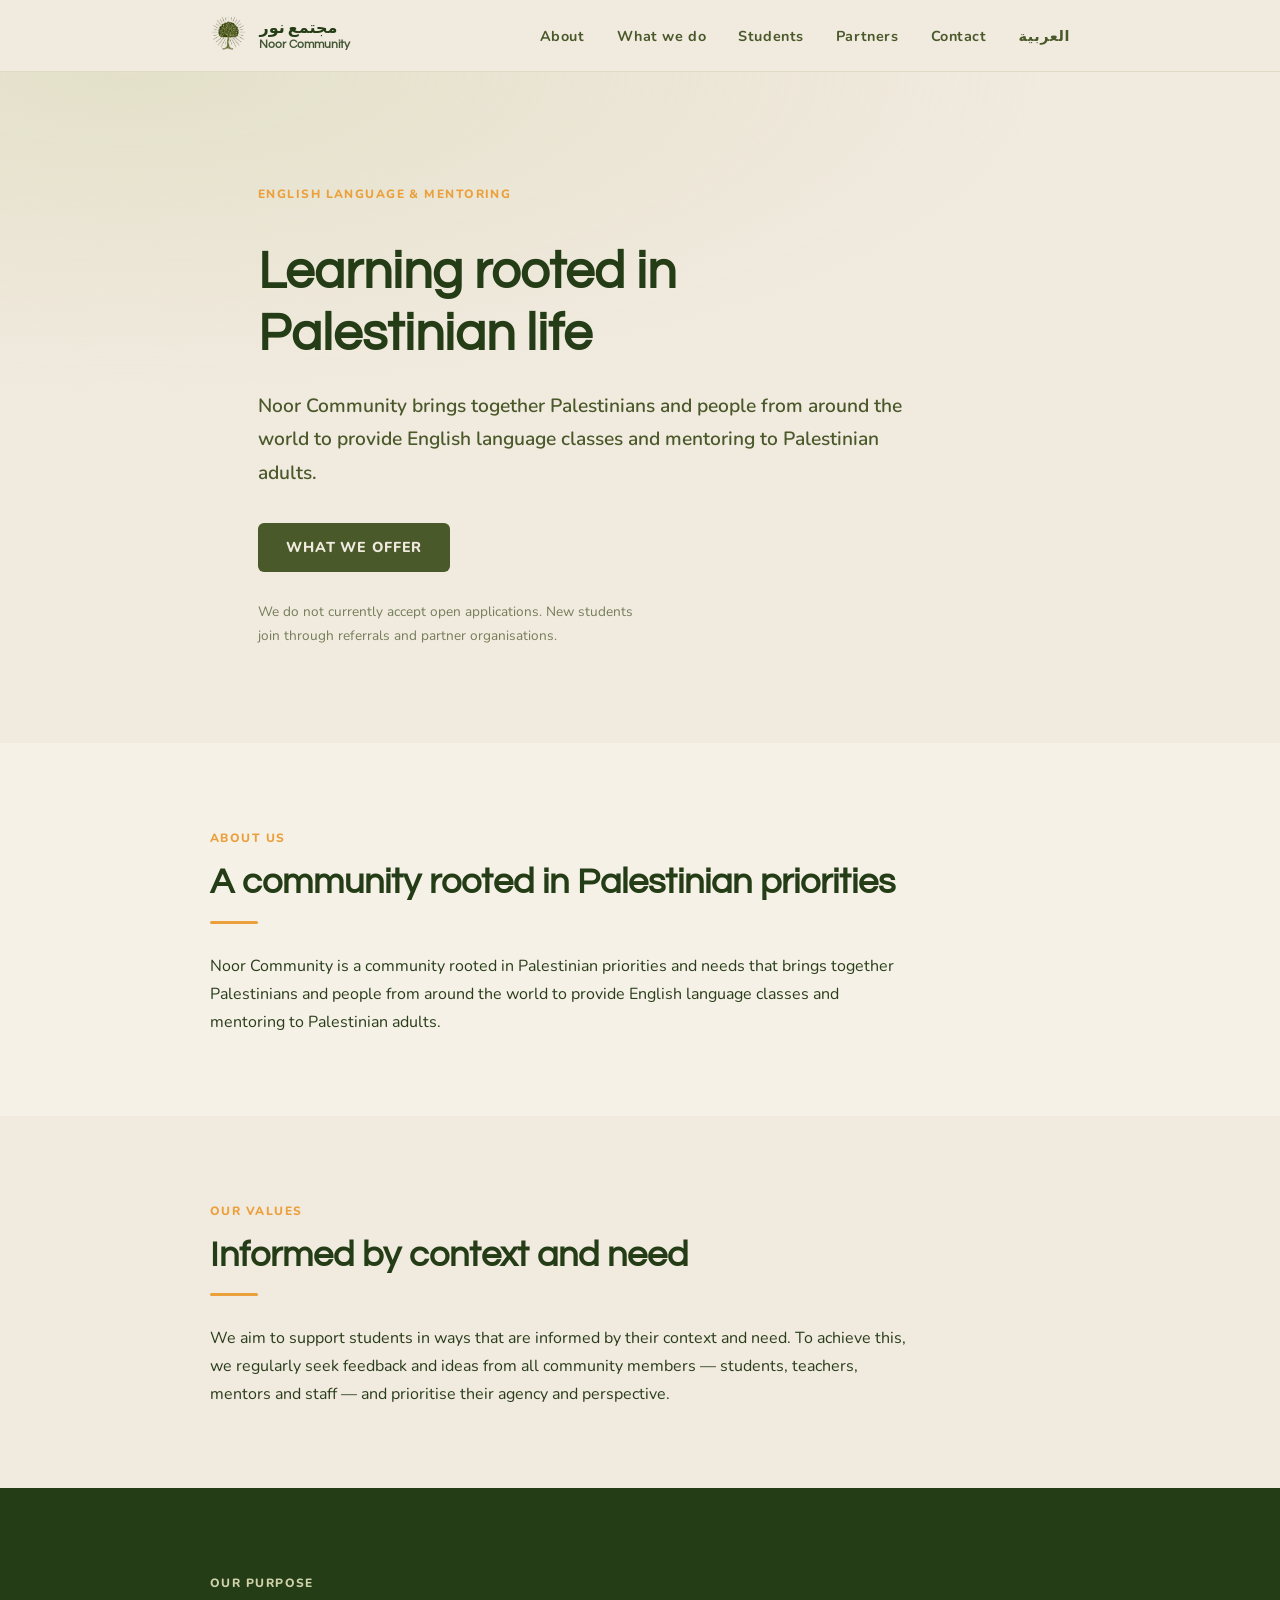
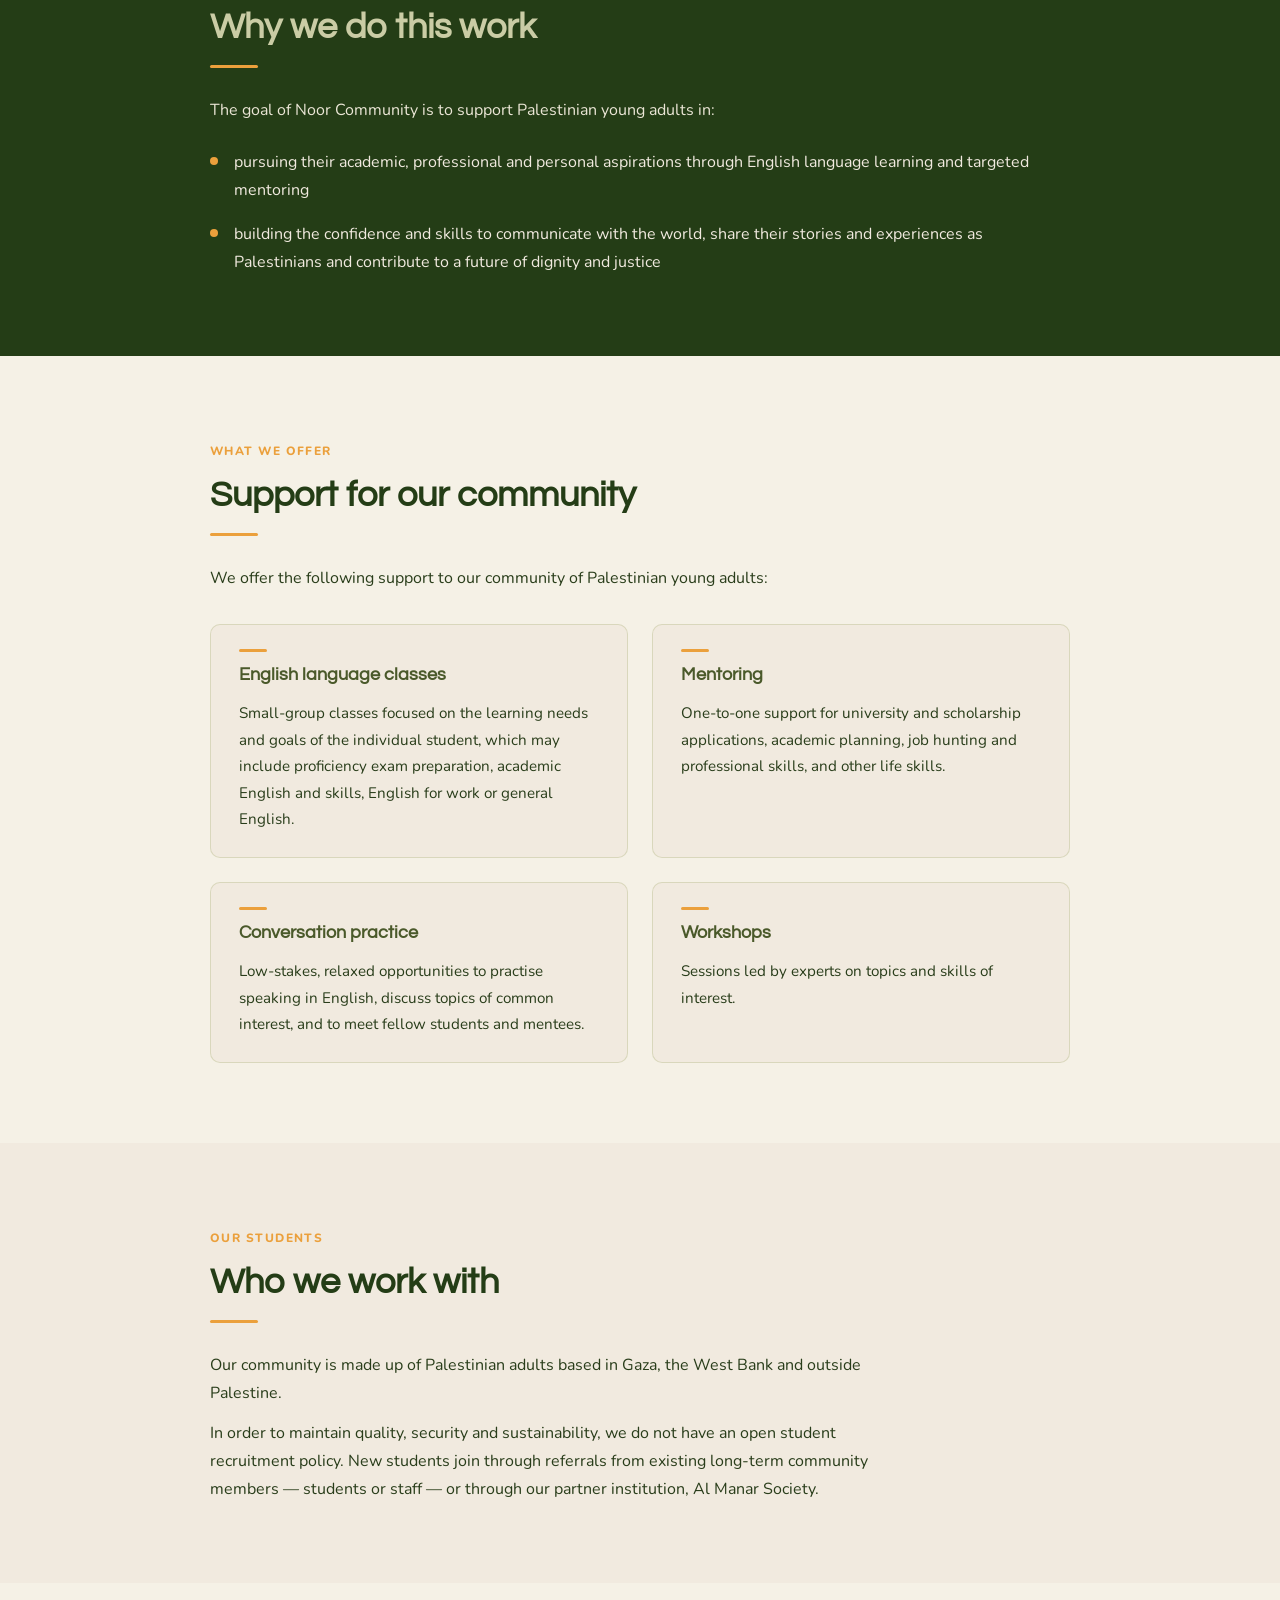
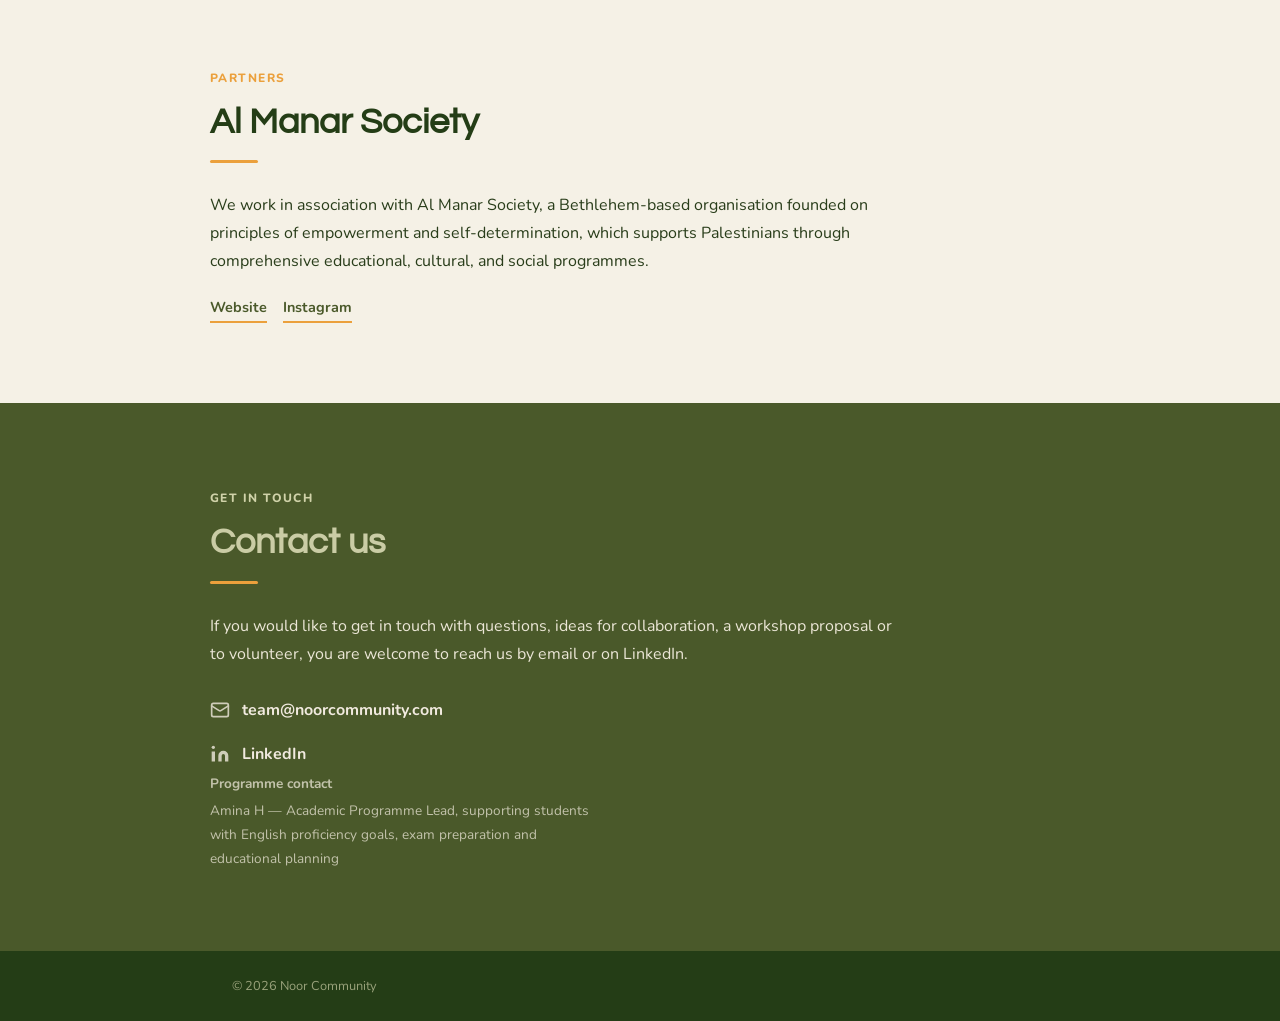
<file: index.html>
<!DOCTYPE html>
<html lang="en">
<head>
  <meta charset="UTF-8" />
  <meta name="viewport" content="width=device-width, initial-scale=1.0" />
  <title>Noor Community</title>
  <link rel="preconnect" href="https://fonts.googleapis.com" />
  <link rel="preconnect" href="https://fonts.gstatic.com" crossorigin />
  <link href="https://fonts.googleapis.com/css2?family=Questrial&family=Nunito:wght@400;600;700;800&display=swap" rel="stylesheet" />
  <link rel="stylesheet" href="style.css">
</head>
<body>

  <!-- Navigation -->
  <nav class="site-nav" aria-label="Main navigation">
    <div class="nav-inner">
      <a href="#home" class="nav-brand">
        <img src="assets/nlg.png" alt="Noor Community" />

        <span class="brand-text">
          <span class="brand-ar">مجتمع نور</span>
          <span class="brand-en">Noor Community</span>
        </span>
      </a>
      <button class="nav-toggle" aria-expanded="false" aria-controls="nav-menu" aria-label="Toggle menu">
        <span></span><span></span><span></span>
      </button>
      <ul class="nav-links" id="nav-menu">
        <li><a href="#about">About</a></li>
        <li><a href="#what-we-do">What we do</a></li>
        <li><a href="#our-students">Students</a></li>
        <li><a href="#partners">Partners</a></li>
        <li><a href="#contact">Contact</a></li>
        <li><a href="ar/">العربية</a></li>
      </ul>
    </div>
  </nav>

  <!-- Hero -->
  <section id="home" aria-labelledby="hero-heading">
    <div class="hero-inner">
      <span class="eyebrow">English language &amp; mentoring</span>
      <h1 id="hero-heading">Learning rooted in Palestinian life</h1>
      <p class="hero-tagline">
        Noor Community brings together Palestinians and people from around the world
        to provide English language classes and mentoring to Palestinian adults.
      </p>
      <a href="#what-we-do" class="hero-cta">What we offer</a>
      <p class="hero-note">We do not currently accept open applications. New students join through referrals and partner organisations.</p>
    </div>
  </section>

  <!-- About -->
  <section id="about" class="section" aria-labelledby="about-heading">
    <div class="inner reveal">
      <span class="eyebrow">About us</span>
      <h2 id="about-heading">A community rooted in Palestinian priorities</h2>
      <div class="divider"></div>
      <p>
        Noor Community is a community rooted in Palestinian priorities and needs that brings
        together Palestinians and people from around the world to provide English language
        classes and mentoring to Palestinian adults.
      </p>
    </div>
  </section>

  <!-- Values -->
  <section id="values" class="section" aria-labelledby="values-heading">
    <div class="inner reveal">
      <span class="eyebrow">Our values</span>
      <h2 id="values-heading">Informed by context and need</h2>
      <div class="divider"></div>
      <p>
        We aim to support students in ways that are informed by their context and need.
        To achieve this, we regularly seek feedback and ideas from all community members —
        students, teachers, mentors and staff — and prioritise their agency and perspective.
      </p>
    </div>
  </section>

  <!-- Purpose -->
  <section id="purpose" class="section" aria-labelledby="purpose-heading">
    <div class="inner reveal">
      <span class="eyebrow">Our purpose</span>
      <h2 id="purpose-heading">Why we do this work</h2>
      <div class="divider"></div>
      <p>The goal of Noor Community is to support Palestinian young adults in:</p>
      <ul>
        <li>pursuing their academic, professional and personal aspirations through English language learning and targeted mentoring</li>
        <li>building the confidence and skills to communicate with the world, share their stories and experiences as Palestinians and contribute to a future of dignity and justice</li>
      </ul>
    </div>
  </section>

  <!-- What we do -->
  <section id="what-we-do" class="section" aria-labelledby="offerings-heading">
    <div class="inner">
      <div class="reveal">
        <span class="eyebrow">What we offer</span>
        <h2 id="offerings-heading">Support for our community</h2>
        <div class="divider"></div>
        <p>We offer the following support to our community of Palestinian young adults:</p>
      </div>
      <div class="offerings">
        <div class="offering-card reveal">
          <div class="offering-marker"></div>
          <h3>English language classes</h3>
          <p>Small-group classes focused on the learning needs and goals of the individual student, which may include proficiency exam preparation, academic English and skills, English for work or general English.</p>
        </div>
        <div class="offering-card reveal">
          <div class="offering-marker"></div>
          <h3>Mentoring</h3>
          <p>One-to-one support for university and scholarship applications, academic planning, job hunting and professional skills, and other life skills.</p>
        </div>
        <div class="offering-card reveal">
          <div class="offering-marker"></div>
          <h3>Conversation practice</h3>
          <p>Low-stakes, relaxed opportunities to practise speaking in English, discuss topics of common interest, and to meet fellow students and mentees.</p>
        </div>
        <div class="offering-card reveal">
          <div class="offering-marker"></div>
          <h3>Workshops</h3>
          <p>Sessions led by experts on topics and skills of interest.</p>
        </div>
      </div>
    </div>
  </section>

  <!-- Our students -->
  <section id="our-students" class="section" aria-labelledby="students-heading">
    <div class="inner reveal">
      <span class="eyebrow">Our students</span>
      <h2 id="students-heading">Who we work with</h2>
      <div class="divider"></div>
      <p>
        Our community is made up of Palestinian adults based in Gaza, the West Bank and outside Palestine.
      </p>
      <p>
        In order to maintain quality, security and sustainability, we do not have an open student recruitment
        policy. New students join through referrals from existing long-term community members — students or
        staff — or through our partner institution, Al Manar Society.
      </p>
    </div>
  </section>

  <!-- Partners -->
  <section id="partners" class="section" aria-labelledby="partners-heading">
    <div class="inner reveal">
      <span class="eyebrow">Partners</span>
      <h2 id="partners-heading">Al Manar Society</h2>
      <div class="divider"></div>
      <div class="partner-block">
        <p>
          We work in association with Al Manar Society, a Bethlehem-based organisation founded on
          principles of empowerment and self-determination, which supports Palestinians through
          comprehensive educational, cultural, and social programmes.
        </p>
        <div class="partner-links">
          <a href="https://almanar-society.org/" target="_blank" rel="noopener noreferrer">Website</a>
          <a href="https://www.instagram.com/almanarsociety/" target="_blank" rel="noopener noreferrer">Instagram</a>
        </div>
      </div>
    </div>
  </section>

  <!-- Contact -->
  <section id="contact" class="section" aria-labelledby="contact-heading">
    <div class="inner reveal">
      <span class="eyebrow">Get in touch</span>
      <h2 id="contact-heading">Contact us</h2>
      <div class="divider"></div>
      <p>
        If you would like to get in touch with questions, ideas for collaboration,
        a workshop proposal or to volunteer, you are welcome to reach us by email or on LinkedIn.
      </p>
      <div class="contact-links">
        <a href="mailto:team@noorcommunity.com" class="contact-link">
          <svg width="20" height="20" viewBox="0 0 24 24" fill="none" stroke="currentColor" stroke-width="2" stroke-linecap="round" stroke-linejoin="round" aria-hidden="true">
            <rect x="2" y="4" width="20" height="16" rx="2"/>
            <path d="m22 7-8.97 5.7a1.94 1.94 0 0 1-2.06 0L2 7"/>
          </svg>
          team@noorcommunity.com
        </a>
        <a href="https://www.linkedin.com/company/106046250" target="_blank" rel="noopener noreferrer" class="contact-link">
          <svg width="20" height="20" viewBox="0 0 24 24" fill="currentColor" aria-hidden="true">
            <path d="M16 8a6 6 0 0 1 6 6v7h-4v-7a2 2 0 0 0-2-2 2 2 0 0 0-2 2v7h-4v-7a6 6 0 0 1 6-6z"/>
            <rect x="2" y="9" width="4" height="12"/>
            <circle cx="4" cy="4" r="2"/>
          </svg>
          LinkedIn
        </a>
      </div>
      <p class="hero-note"><strong>Programme contact</strong></p>
      <p class="hero-note">Amina H — Academic Programme Lead, supporting students with English proficiency goals, exam preparation and educational planning</p>
    </div>
  </section>

  <!-- Footer -->
  <footer class="site-footer">
    <p>© <span id="yr"></span> Noor Community</p>
  </footer>

  <script>
    // Year
    document.getElementById('yr').textContent = new Date().getFullYear();

    // Mobile nav toggle
    const toggle = document.querySelector('.nav-toggle');
    const menu = document.getElementById('nav-menu');
    toggle.addEventListener('click', () => {
      const open = menu.classList.toggle('open');
      toggle.setAttribute('aria-expanded', open);
    });
    // Close on link click
    menu.querySelectorAll('a').forEach(a => {
      a.addEventListener('click', () => {
        menu.classList.remove('open');
        toggle.setAttribute('aria-expanded', false);
      });
    });

    // Scroll reveal
    const observer = new IntersectionObserver(entries => {
      entries.forEach(e => {
        if (e.isIntersecting) {
          e.target.classList.add('visible');
          observer.unobserve(e.target);
        }
      });
    }, { threshold: 0.12 });
    document.querySelectorAll('.reveal').forEach(el => observer.observe(el));
  </script>

</body>
</html>
</file>
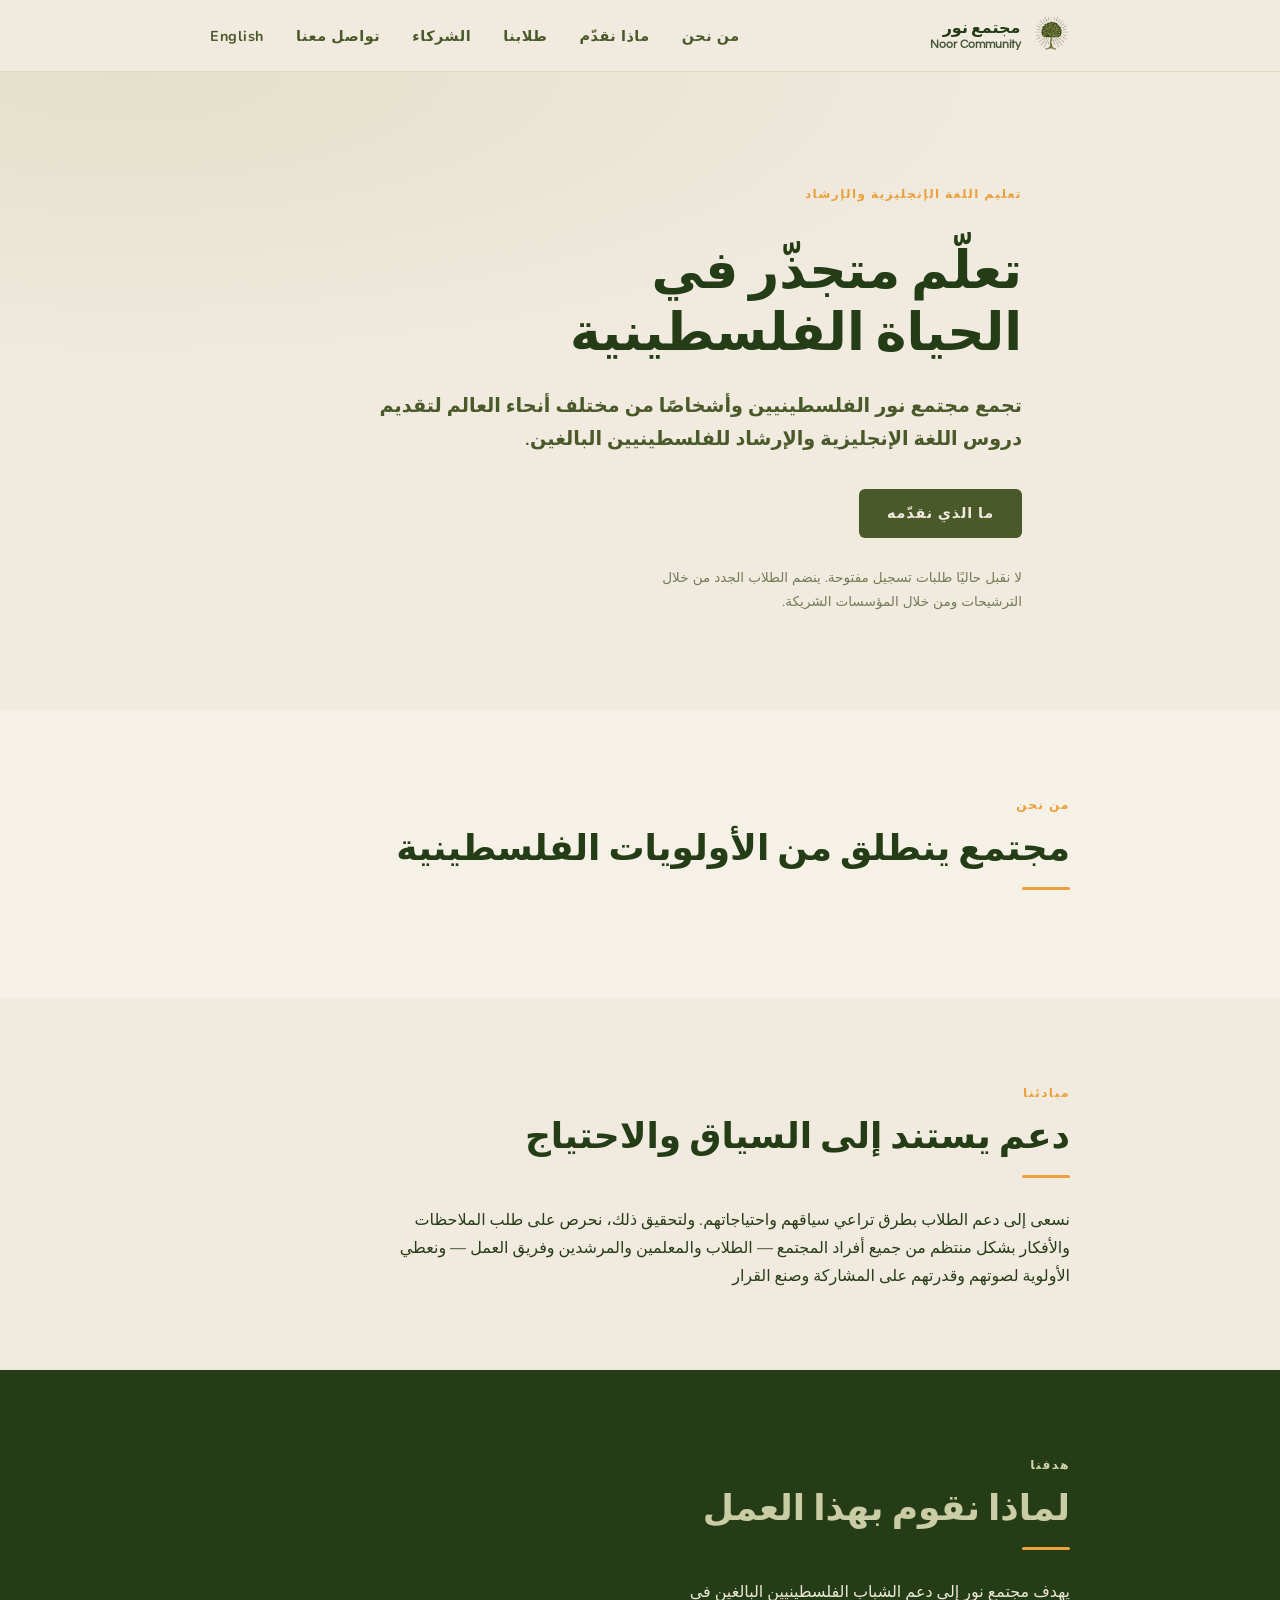
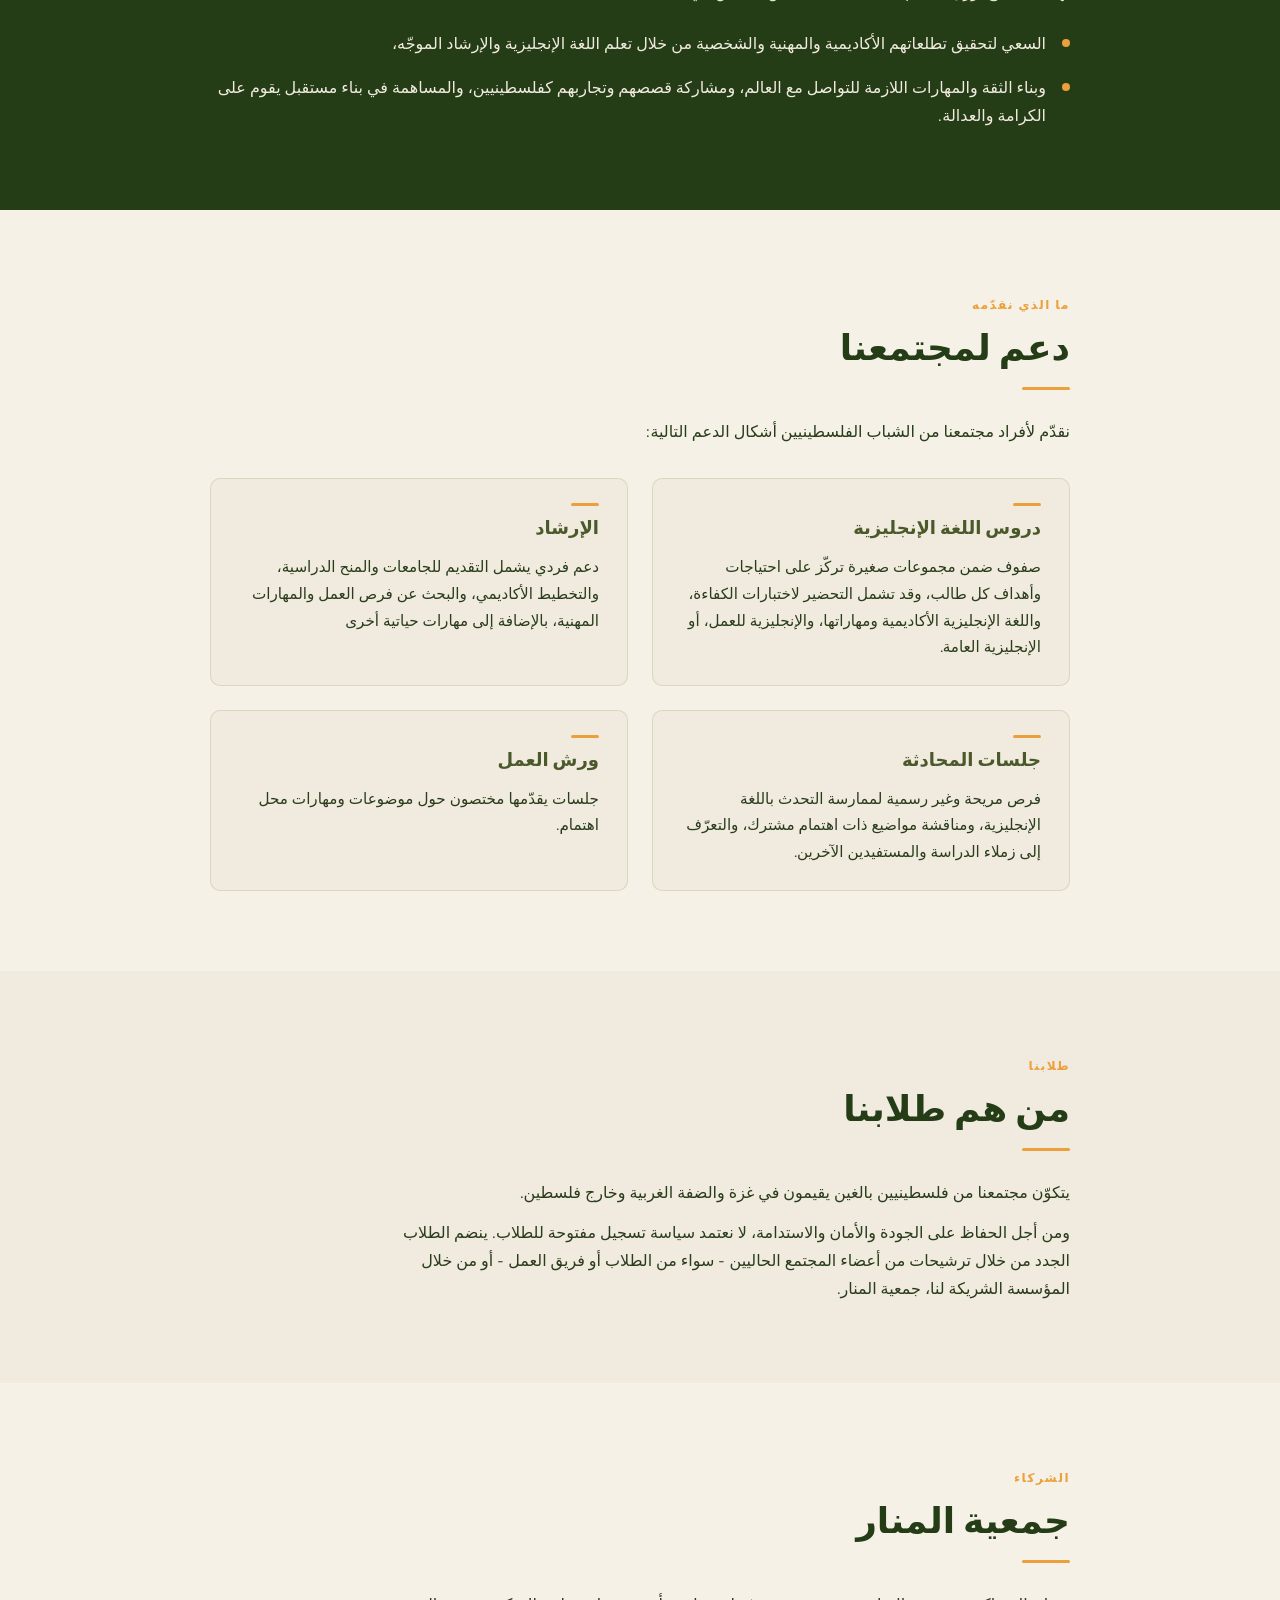
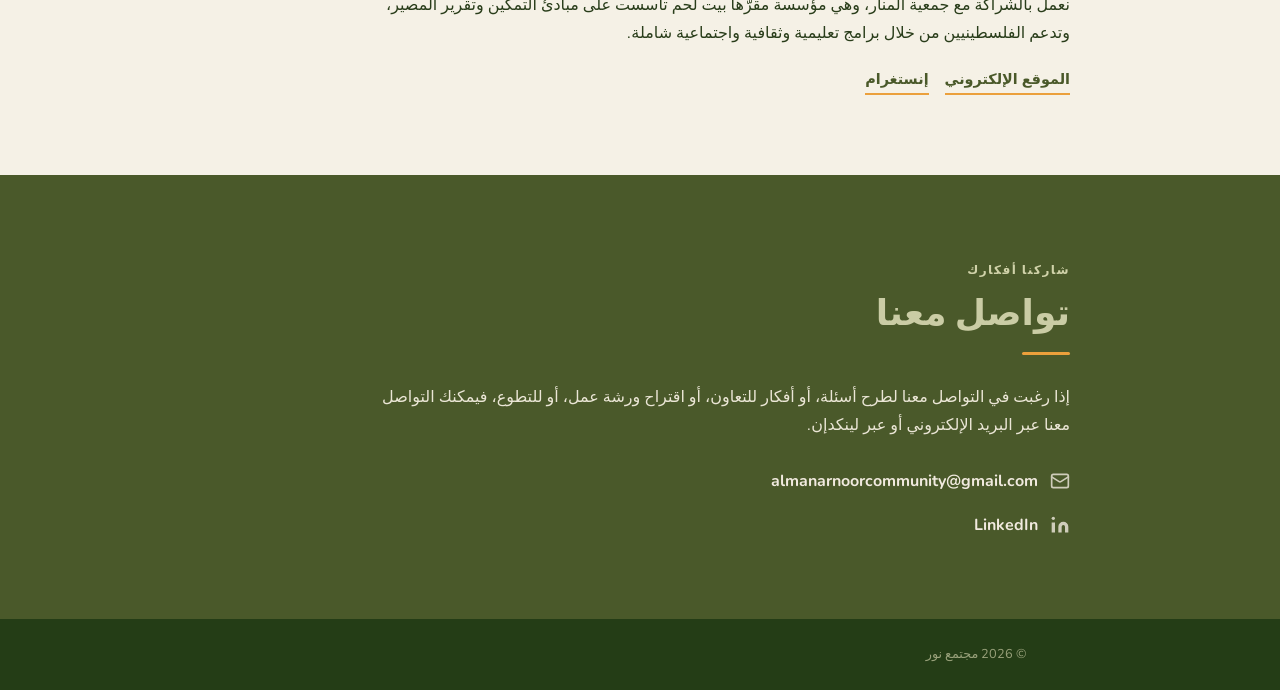
<file: ar/index.html>
<!DOCTYPE html>
<html lang="ar" dir="rtl">
<head>
  <meta charset="UTF-8" />
  <meta name="viewport" content="width=device-width, initial-scale=1.0" />
  <title>مجتمع نور</title>
  <link rel="preconnect" href="https://fonts.googleapis.com" />
  <link rel="preconnect" href="https://fonts.gstatic.com" crossorigin />
  <link href="https://fonts.googleapis.com/css2?family=Questrial&family=Nunito:wght@400;600;700;800&display=swap" rel="stylesheet" />
  <link rel="stylesheet" href="../style.css">
</head>
<body>

  <!-- Navigation -->
  <nav class="site-nav" aria-label="Main navigation">
    <div class="nav-inner">
      <a href="#home" class="nav-brand">
        <img src="../assets/nlg.png" alt="Noor Community" />

        <span class="brand-text">
          <span class="brand-ar">مجتمع نور</span>
          <span class="brand-en">Noor Community</span>
        </span>
      </a>
      <button class="nav-toggle" aria-expanded="false" aria-controls="nav-menu" aria-label="Toggle menu">
        <span></span><span></span><span></span>
      </button>
      <ul class="nav-links" id="nav-menu">
        <li><a href="#about">من نحن</a></li>
        <li><a href="#what-we-do">ماذا نقدّم</a></li>
        <li><a href="#our-students">طلابنا</a></li>
        <li><a href="#partners">الشركاء</a></li>
        <li><a href="#contact">تواصل معنا</a></li>
        <li><a href="../">English</a></li>
      </ul>
    </div>
  </nav>

  <!-- Hero -->
  <section id="home" aria-labelledby="hero-heading">
    <div class="hero-inner">
      <span class="eyebrow">تعليم اللغة الإنجليزية والإرشاد</span>
      <h1 id="hero-heading">تعلّم متجذّر في الحياة الفلسطينية</h1>
      <p class="hero-tagline">
        تجمع مجتمع نور الفلسطينيين وأشخاصًا من مختلف أنحاء العالم لتقديم دروس اللغة الإنجليزية والإرشاد للفلسطينيين البالغين.
      </p>
      <a href="#what-we-do" class="hero-cta">ما الذي نقدّمه</a>
      <p class="hero-note">لا نقبل حاليًا طلبات تسجيل مفتوحة. ينضم الطلاب الجدد من خلال الترشيحات ومن خلال المؤسسات الشريكة.</p>
    </div>
  </section>

  <!-- About -->
  <section id="about" class="section" aria-labelledby="about-heading">
    <div class="inner reveal">
      <span class="eyebrow">من نحن</span>
      <h2 id="about-heading">مجتمع ينطلق من الأولويات الفلسطينية</h2>
      <div class="divider"></div>
      <p>
        
      </p>
    </div>
  </section>

  <!-- Values -->
  <section id="values" class="section" aria-labelledby="values-heading">
    <div class="inner reveal">
      <span class="eyebrow">مبادئنا</span>
      <h2 id="values-heading">دعم يستند إلى السياق والاحتياج</h2>
      <div class="divider"></div>
      <p>
        نسعى إلى دعم الطلاب بطرق تراعي سياقهم واحتياجاتهم. ولتحقيق ذلك، نحرص على طلب الملاحظات والأفكار بشكل منتظم من جميع أفراد المجتمع — الطلاب والمعلمين والمرشدين وفريق العمل — ونعطي الأولوية لصوتهم وقدرتهم على المشاركة وصنع القرار
      </p>
    </div>
  </section>

  <!-- Purpose -->
  <section id="purpose" class="section" aria-labelledby="purpose-heading">
    <div class="inner reveal">
      <span class="eyebrow">هدفنا</span>
      <h2 id="purpose-heading">لماذا نقوم بهذا العمل</h2>
      <div class="divider"></div>
      <p>يهدف مجتمع نور إلى دعم الشباب الفلسطينيين البالغين في</p>
      <ul>
        <li>السعي لتحقيق تطلعاتهم الأكاديمية والمهنية والشخصية من خلال تعلم اللغة الإنجليزية والإرشاد الموجّه،</li>
        <li>وبناء الثقة والمهارات اللازمة للتواصل مع العالم، ومشاركة قصصهم وتجاربهم كفلسطينيين، والمساهمة في بناء مستقبل يقوم على الكرامة والعدالة.</li>
      </ul>
    </div>
  </section>

  <!-- What we do -->
  <section id="what-we-do" class="section" aria-labelledby="offerings-heading">
    <div class="inner">
      <div class="reveal">
        <span class="eyebrow">ما الذي نقدّمه</span>
        <h2 id="offerings-heading">دعم لمجتمعنا</h2>
        <div class="divider"></div>
        <p>نقدّم لأفراد مجتمعنا من الشباب الفلسطينيين أشكال الدعم التالية:</p>
      </div>
      <div class="offerings">
        <div class="offering-card reveal">
          <div class="offering-marker"></div>
          <h3>دروس اللغة الإنجليزية</h3>
          <p>صفوف ضمن مجموعات صغيرة تركّز على احتياجات وأهداف كل طالب، وقد تشمل التحضير لاختبارات الكفاءة، واللغة الإنجليزية الأكاديمية ومهاراتها، والإنجليزية للعمل، أو الإنجليزية العامة.</p>
        </div>
        <div class="offering-card reveal">
          <div class="offering-marker"></div>
          <h3>الإرشاد</h3>
          <p>دعم فردي يشمل التقديم للجامعات والمنح الدراسية، والتخطيط الأكاديمي، والبحث عن فرص العمل والمهارات المهنية، بالإضافة إلى مهارات حياتية أخرى</p>
        </div>
        <div class="offering-card reveal">
          <div class="offering-marker"></div>
          <h3>جلسات المحادثة</h3>
          <p>فرص مريحة وغير رسمية لممارسة التحدث باللغة الإنجليزية، ومناقشة مواضيع ذات اهتمام مشترك، والتعرّف إلى زملاء الدراسة والمستفيدين الآخرين.</p>
        </div>
        <div class="offering-card reveal">
          <div class="offering-marker"></div>
          <h3>ورش العمل</h3>
          <p>جلسات يقدّمها مختصون حول موضوعات ومهارات محل اهتمام.</p>
        </div>
      </div>
    </div>
  </section>

  <!-- Our students -->
  <section id="our-students" class="section" aria-labelledby="students-heading">
    <div class="inner reveal">
      <span class="eyebrow">طلابنا</span>
      <h2 id="students-heading">من هم طلابنا</h2>
      <div class="divider"></div>
      <p>
        يتكوّن مجتمعنا من فلسطينيين بالغين يقيمون في غزة والضفة الغربية وخارج فلسطين.
      </p>
      <p>ومن أجل الحفاظ على الجودة والأمان والاستدامة، لا نعتمد سياسة تسجيل مفتوحة للطلاب. ينضم الطلاب الجدد من خلال ترشيحات من أعضاء المجتمع الحاليين - سواء من الطلاب أو فريق العمل - أو من خلال المؤسسة الشريكة لنا، جمعية المنار.</p>
    </div>
  </section>

  <!-- Partners -->
  <section id="partners" class="section" aria-labelledby="partners-heading">
    <div class="inner reveal">
      <span class="eyebrow">الشركاء</span>
      <h2 id="partners-heading">جمعية المنار</h2>
      <div class="divider"></div>
      <div class="partner-block">
        <p>
          نعمل بالشراكة مع جمعية المنار، وهي مؤسسة مقرّها بيت لحم تأسست على مبادئ التمكين وتقرير المصير، وتدعم الفلسطينيين من خلال برامج تعليمية وثقافية واجتماعية شاملة.
        </p>
        <div class="partner-links">
          <a href="https://almanar-society.org/" target="_blank" rel="noopener noreferrer">الموقع الإلكتروني</a>
          <a href="https://www.instagram.com/almanarsociety/" target="_blank" rel="noopener noreferrer">إنستغرام</a>
        </div>
      </div>
    </div>
  </section>

  <!-- Contact -->
  <section id="contact" class="section" aria-labelledby="contact-heading">
    <div class="inner reveal">
      <span class="eyebrow">شاركنا أفكارك</span>
      <h2 id="contact-heading">تواصل معنا</h2>
      <div class="divider"></div>
      <p>
        إذا رغبت في التواصل معنا لطرح أسئلة، أو أفكار للتعاون، أو اقتراح ورشة عمل، أو للتطوع، فيمكنك التواصل معنا عبر البريد الإلكتروني أو عبر لينكدإن.
      </p>
      <div class="contact-links">
        <a href="mailto:almanarnoorcommunity@gmail.com" class="contact-link">
          <svg width="20" height="20" viewBox="0 0 24 24" fill="none" stroke="currentColor" stroke-width="2" stroke-linecap="round" stroke-linejoin="round" aria-hidden="true">
            <rect x="2" y="4" width="20" height="16" rx="2"/>
            <path d="m22 7-8.97 5.7a1.94 1.94 0 0 1-2.06 0L2 7"/>
          </svg>
          almanarnoorcommunity@gmail.com
        </a>
        <a href="https://www.linkedin.com/company/106046250" target="_blank" rel="noopener noreferrer" class="contact-link">
          <svg width="20" height="20" viewBox="0 0 24 24" fill="currentColor" aria-hidden="true">
            <path d="M16 8a6 6 0 0 1 6 6v7h-4v-7a2 2 0 0 0-2-2 2 2 0 0 0-2 2v7h-4v-7a6 6 0 0 1 6-6z"/>
            <rect x="2" y="9" width="4" height="12"/>
            <circle cx="4" cy="4" r="2"/>
          </svg>
          LinkedIn
        </a>
      </div>
    </div>
  </section>

  <!-- Footer -->
  <footer class="site-footer">
    <p>© <span id="yr"></span> مجتمع نور</p>
  </footer>

  <script>
    // Year
    document.getElementById('yr').textContent = new Date().getFullYear();

    // Mobile nav toggle
    const toggle = document.querySelector('.nav-toggle');
    const menu = document.getElementById('nav-menu');
    toggle.addEventListener('click', () => {
      const open = menu.classList.toggle('open');
      toggle.setAttribute('aria-expanded', open);
    });
    // Close on link click
    menu.querySelectorAll('a').forEach(a => {
      a.addEventListener('click', () => {
        menu.classList.remove('open');
        toggle.setAttribute('aria-expanded', false);
      });
    });

    // Scroll reveal
    const observer = new IntersectionObserver(entries => {
      entries.forEach(e => {
        if (e.isIntersecting) {
          e.target.classList.add('visible');
          observer.unobserve(e.target);
        }
      });
    }, { threshold: 0.12 });
    document.querySelectorAll('.reveal').forEach(el => observer.observe(el));
  </script>

</body>
</html>
</file>
<file: style.css>
/* ── Design tokens (from existing brand) ── */
    :root {
      --dark-olive:   #4a592a;
      --forest-green: #293d1a;
      --deep-green:   #243d16;
      --light-green:  #cacca5;
      --pale-green:   #d0d2a9;
      --cream:        #f1eadf;
      --light-cream:  #f5f1e6;
      --off-white:    #f3f3f3;
      --marigold:     #eba03c;

      --font-display: 'Questrial', system-ui, sans-serif;
      --font-body:    'Nunito', system-ui, sans-serif;

      --header-h: 72px;
      --max-w: 860px;
      --ease: cubic-bezier(0.4, 0, 0.2, 1);
    }

    /* ── Reset ── */
    *, *::before, *::after { box-sizing: border-box; margin: 0; padding: 0; }
    html { scroll-behavior: smooth; }
    @media (prefers-reduced-motion: reduce) {
      html { scroll-behavior: auto; }
      * { animation: none !important; transition: none !important; }
    }
    body {
      font-family: var(--font-body);
      font-size: clamp(1rem, 1.1vw, 1.125rem);
      line-height: 1.75;
      color: var(--forest-green);
      background: var(--cream);
      overflow-x: hidden;
    }
    img { display: block; max-width: 100%; }
    a { color: inherit; }

    /* ── Nav ── */
    .site-nav {
      position: sticky;
      top: 0;
      z-index: 100;
      height: var(--header-h);
      background: color-mix(in srgb, var(--cream) 92%, transparent);
      backdrop-filter: blur(16px);
      border-bottom: 1px solid color-mix(in srgb, var(--light-green) 50%, transparent);
      display: flex;
      align-items: center;
      padding: 0 clamp(1.25rem, 5vw, 3rem);
    }
    .nav-inner {
      width: 100%;
      max-width: var(--max-w);
      margin: 0 auto;
      display: flex;
      align-items: center;
      justify-content: space-between;
      gap: 1rem;
    }
    .nav-brand {
      display: flex;
      align-items: center;
      gap: 0.75rem;
      text-decoration: none;
      font-family: var(--font-display);
      font-size: 1.125rem;
      color: var(--deep-green);
      font-weight: 700;
    }
    .nav-brand img {
      height: 40px;
      width: auto;
    }
    .brand-text {
      display: flex;
      flex-direction: column;
      line-height: 1.15;
    }
    .brand-ar {
      font-size: 1rem;
      font-weight: 700;
    }
    .brand-en {
      font-size: 0.75rem;
      opacity: 0.85;
    }
    .nav-links {
      display: flex;
      list-style: none;
      gap: clamp(1rem, 3vw, 2rem);
    }
    .nav-links a {
      text-decoration: none;
      font-size: 0.9rem;
      font-weight: 700;
      color: var(--dark-olive);
      letter-spacing: 0.04em;
      padding-bottom: 2px;
      border-bottom: 2px solid transparent;
      transition: border-color 0.2s var(--ease), color 0.2s var(--ease);
    }
    .nav-links a:hover {
      color: var(--deep-green);
      border-bottom-color: var(--marigold);
    }

    /* ── Shared layout ── */
    .section {
      padding: clamp(3rem, 7vw, 5rem) clamp(1.25rem, 5vw, 3rem);
    }
    .inner {
      max-width: var(--max-w);
      margin: 0 auto;
    }

    /* ── Section label (eyebrow) ── */
    .eyebrow {
      display: inline-block;
      font-size: 0.75rem;
      font-weight: 800;
      letter-spacing: 0.12em;
      text-transform: uppercase;
      color: var(--marigold);
      margin-bottom: 0.75rem;
    }

    /* ── Headings ── */
    h1, h2, h3 {
      font-family: var(--font-display);
      line-height: 1.2;
      color: var(--deep-green);
    }
    h1 { font-size: clamp(2.25rem, 5vw, 3.25rem); }
    h2 { font-size: clamp(1.6rem, 3.5vw, 2.25rem); margin-bottom: 1rem; }
    h3 { font-size: 1.125rem; margin-bottom: 0.4rem; }

    p { max-width: 70ch; }
    p + p { margin-top: 0.75rem; }

    /* ── Divider ── */
    .divider {
      width: 48px;
      height: 3px;
      background: var(--marigold);
      border-radius: 99px;
      margin: 1rem 0 1.75rem;
    }

    /* ── Hero ── */
    #home {
      background:
        radial-gradient(ellipse 120% 80% at 10% 0%, color-mix(in srgb, var(--pale-green) 40%, transparent), transparent 60%),
        var(--cream);
      padding-top: clamp(4rem, 10vw, 7rem);
      padding-bottom: clamp(3rem, 8vw, 6rem);
    }
    .hero-inner {
      max-width: var(--max-w);
      margin: 0 auto;
      padding: 0 clamp(1.25rem, 5vw, 3rem);
      display: flex;
      flex-direction: column;
      gap: 1.5rem;
    }
    .hero-inner h1 {
      max-width: 18ch;
    }
    .hero-tagline {
      font-size: clamp(1rem, 1.8vw, 1.2rem);
      color: var(--dark-olive);
      max-width: 55ch;
      font-weight: 600;
    }
    .hero-cta {
      display: inline-flex;
      align-items: center;
      gap: 0.5rem;
      margin-top: 0.5rem;
      padding: 0.75rem 1.75rem;
      background: var(--dark-olive);
      color: var(--cream);
      font-weight: 800;
      font-size: 0.9rem;
      letter-spacing: 0.06em;
      text-transform: uppercase;
      text-decoration: none;
      border-radius: 6px;
      transition: background 0.2s var(--ease), transform 0.2s var(--ease);
      width: fit-content;
    }
    .hero-cta:hover {
      background: var(--deep-green);
      transform: translateY(-2px);
    }

    /* ── About ── */
    #about { background: var(--light-cream); }

    /* ── Values ── */
    #values { background: var(--cream); }

    /* ── Purpose ── */
    #purpose {
      background: var(--deep-green);
      color: var(--cream);
    }
    #purpose h2 { color: var(--light-green); }
    #purpose .divider { background: var(--marigold); }
    #purpose .eyebrow { color: var(--pale-green); }
    #purpose p { color: color-mix(in srgb, var(--cream) 85%, var(--light-green) 15%); }
    #purpose ul {
      list-style: none;
      display: flex;
      flex-direction: column;
      gap: 1rem;
      margin-top: 1.5rem;
    }
    #purpose ul li {
      display: flex;
      gap: 1rem;
      align-items: flex-start;
    }
    #purpose ul li::before {
      content: '';
      flex-shrink: 0;
      margin-top: 0.55em;
      width: 8px;
      height: 8px;
      border-radius: 50%;
      background: var(--marigold);
    }

    /* ── What we do ── */
    #what-we-do { background: var(--light-cream); }
    .offerings {
      display: grid;
      grid-template-columns: repeat(auto-fit, minmax(min(100%, 360px), 1fr));
      gap: 1.5rem;
      margin-top: 2rem;
    }
    .offering-card {
      background: var(--cream);
      border: 1px solid color-mix(in srgb, var(--light-green) 60%, transparent);
      border-radius: 10px;
      padding: 1.5rem 1.75rem;
      display: flex;
      flex-direction: column;
      gap: 0.5rem;
    }
    .offering-card h3 { color: var(--dark-olive); }
    .offering-card p {
      font-size: 0.95rem;
      color: var(--forest-green);
    }
    .offering-marker {
      width: 28px;
      height: 3px;
      border-radius: 99px;
      background: var(--marigold);
      margin-bottom: 0.25rem;
    }

    /* ── Our students ── */
    #our-students { background: var(--cream); }

    /* ── Partners ── */
    #partners { background: var(--light-cream); }
    .partner-block {
      margin-top: 1.5rem;
      display: flex;
      flex-direction: column;
      gap: 0.75rem;
    }
    .partner-links {
      display: flex;
      gap: 1rem;
      flex-wrap: wrap;
      margin-top: 0.5rem;
    }
    .partner-links a {
      font-size: 0.9rem;
      font-weight: 700;
      color: var(--dark-olive);
      text-decoration: none;
      border-bottom: 2px solid var(--marigold);
      padding-bottom: 1px;
      transition: color 0.2s var(--ease);
    }
    .partner-links a:hover { color: var(--deep-green); }

    /* ── Contact ── */
    #contact {
      background: var(--dark-olive);
      color: var(--cream);
    }
    #contact h2 { color: var(--light-green); }
    #contact .divider { background: var(--marigold); }
    #contact .eyebrow { color: var(--pale-green); }
    #contact p { color: color-mix(in srgb, var(--cream) 85%, var(--light-green) 15%); }
    .contact-links {
      display: flex;
      flex-direction: column;
      gap: 1rem;
      margin-top: 1.75rem;
    }
    .contact-link {
      display: inline-flex;
      align-items: center;
      gap: 0.75rem;
      text-decoration: none;
      color: var(--cream);
      font-weight: 700;
      font-size: 1rem;
      transition: color 0.2s var(--ease);
      width: fit-content;
    }
    .contact-link:hover { color: var(--marigold); }
    .contact-link svg {
      flex-shrink: 0;
      opacity: 0.8;
    }

    /* ── Footer ── */
    .site-footer {
      background: var(--deep-green);
      color: color-mix(in srgb, var(--light-green) 70%, transparent);
      text-align: center;
      padding: 1.5rem;
      font-size: 0.8rem;
    }

    .hero-note {
      font-size: 0.85rem;
      color: var(--dark-olive);
      opacity: 0.75;
      max-width: 50ch;
      margin-top: 0.25rem;
    }
    .reveal {
      opacity: 0;
      transform: translateY(24px);
      transition: opacity 0.7s var(--ease), transform 0.7s var(--ease);
    }
    .reveal.visible {
      opacity: 1;
      transform: none;
    }

    /* ── Mobile nav toggle ── */
    .nav-toggle {
      display: none;
      background: none;
      border: 2px solid var(--dark-olive);
      border-radius: 6px;
      padding: 0.35rem 0.5rem;
      cursor: pointer;
      flex-direction: column;
      gap: 5px;
    }
    .nav-toggle span {
      display: block;
      width: 22px;
      height: 2px;
      background: var(--dark-olive);
      border-radius: 99px;
      transition: transform 0.3s var(--ease), opacity 0.3s var(--ease);
    }
    @media (max-width: 640px) {
      .nav-toggle { display: flex; }
      .nav-links {
        display: none;
        position: absolute;
        top: var(--header-h);
        left: 0;
        right: 0;
        background: var(--cream);
        flex-direction: column;
        padding: 1.25rem 1.5rem 1.75rem;
        border-bottom: 1px solid color-mix(in srgb, var(--light-green) 50%, transparent);
        gap: 0.75rem;
        box-shadow: 0 8px 24px rgba(36,61,22,0.12);
      }
      .nav-links.open { display: flex; }
      .nav-links a { font-size: 1rem; }
    }

      html[dir="rtl"] {
      direction: rtl;
    }

      html[dir="rtl"] body {
      text-align: right;
    }
</file>
